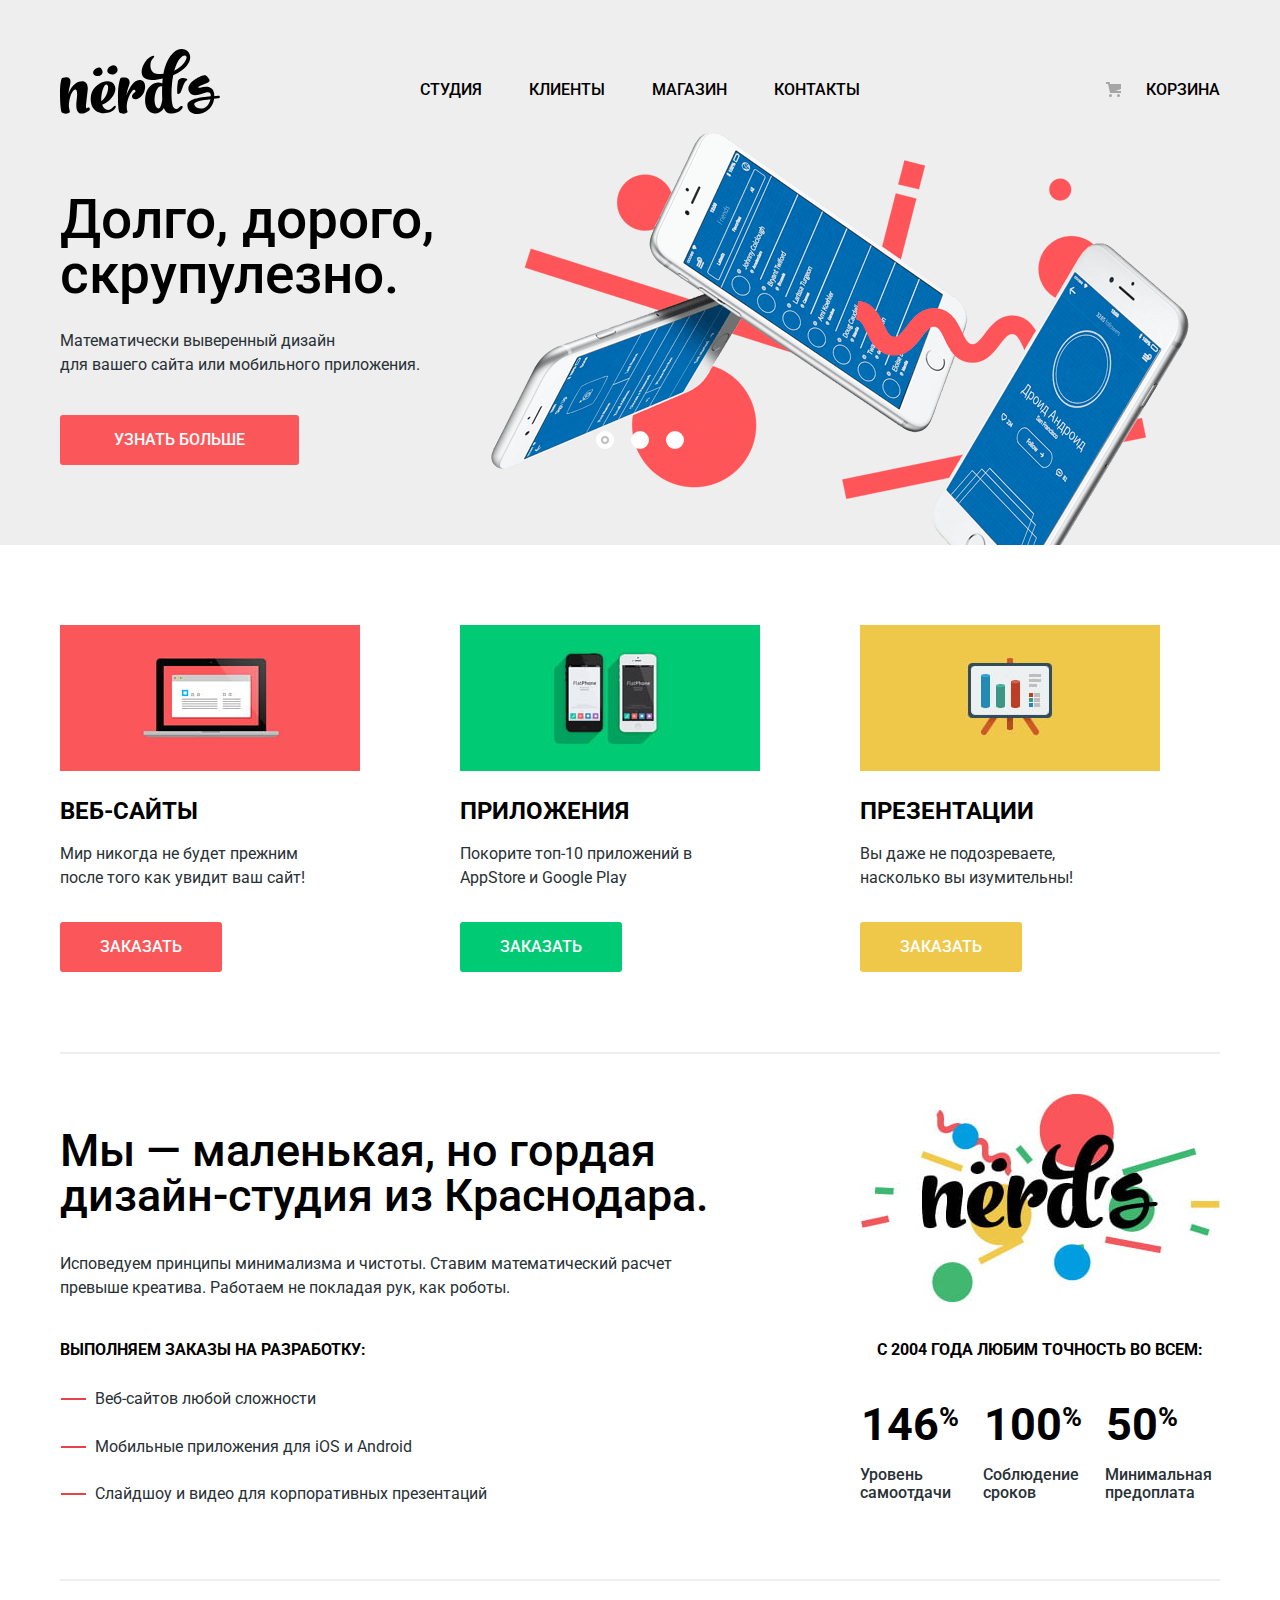
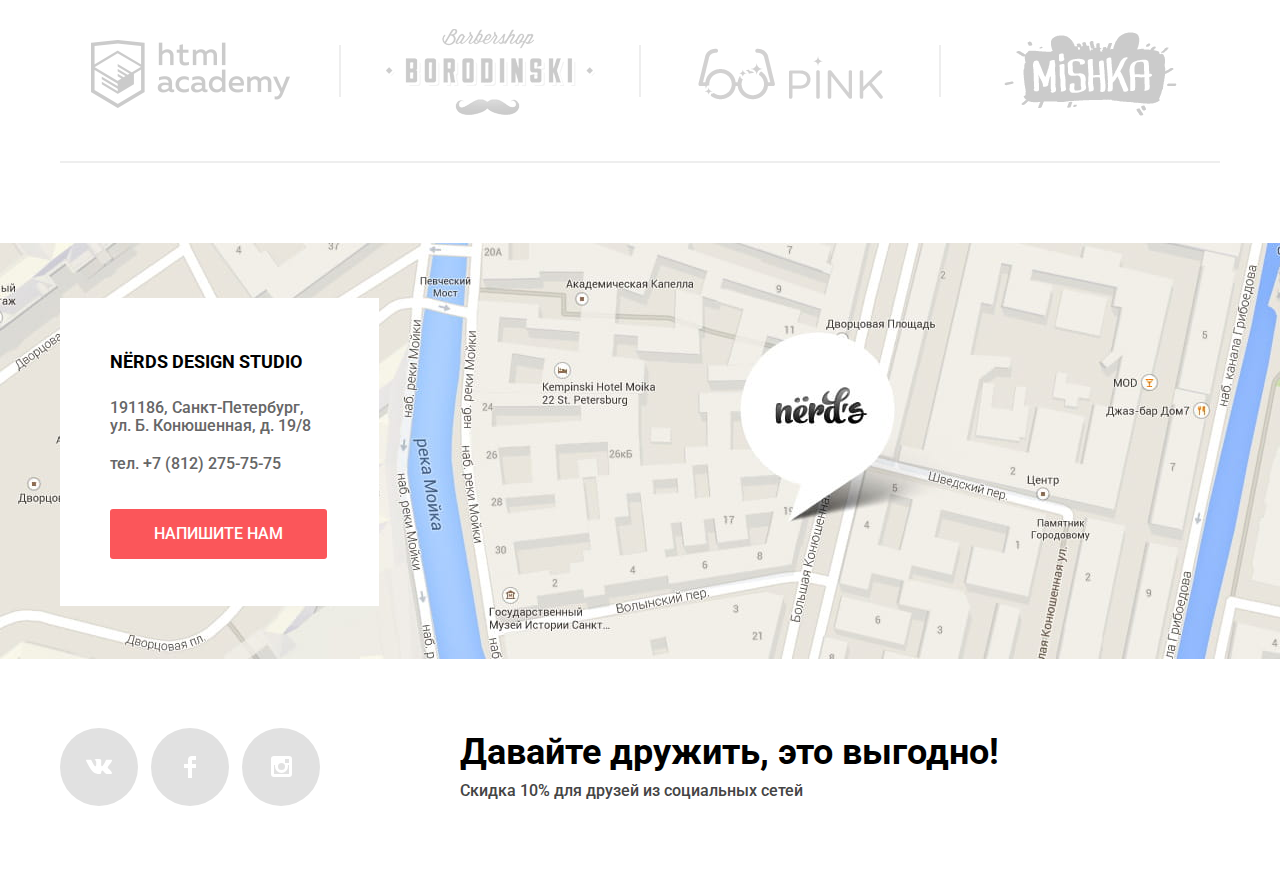
<file: index.html>
<!DOCTYPE html>
<html lang="ru">
  <head>
    <meta charset="utf-8">
    <title>Нёрдс демо-проект</title>
    <link href="https://fonts.googleapis.com/css?family=Roboto:400,500,700&amp;subset=cyrillic" rel="stylesheet">
    <link href="css/normalize.css" rel="stylesheet">
    <link href="css/style.css" rel="stylesheet">
  </head>
  <body>
    <header class="main-header">
      <div class="container">
        <nav class="main-navigation">
          <div class="logo">
            <img src="img/nerds-logo.svg" width="160" height="65" alt=" Логотип студии NERD`S">
          </div>
          <div class="navigation-wrapper">
            <ul class="site-navigation">
              <li><a href="studio.html">Студия</a></li>
              <li><a href="clients.html">Клиенты</a></li>
              <li><a href="catalog.html">Магазин</a></li>
              <li><a href="contacts.html">Контакты</a></li>
            </ul>
            <ul class="user-navigation">
              <li><a class="basket" href="#">Корзина</a></li>
            </ul>
          </div>
        </nav>
      </div>
    </header>
    <main class="main-content">
      <h1 class="visually-hidden">Сайт дизайн-студии NERDS</h1>
      <div class="slides">
        <div class="container slides-wrapper">
          <ul class="slides-switch">
            <li class="slides-switch-case ">
              <button class="slides-switch-button active-button" type="button"  onclick="sliderSwitchClickHandler(0)">Слайд №1</button>
            </li>
            <li class="slides-switch-case">
              <button class="slides-switch-button" type="button"  onclick="sliderSwitchClickHandler(1)" >Слайд №2</button>
            </li>
            <li class="slides-switch-case ">
              <button class="slides-switch-button" type="button"  onclick="sliderSwitchClickHandler(2)" >Слайд №3</button>
            </li>
          </ul>
          <ul class="slides-list">
            <li class="slides-list-item slide-mobilephone is-showed" id="slide--1" >
              <div class="slide-wrapper">
                <b>Долго, дорого,<br> скрупулезно.</b>
                <p>Математически выверенный дизайн<br> для вашего сайта или мобильного приложения.</p>
                <a class="button" href="#">Узнать больше</a>
              </div>
            </li>
            <li class="slides-list-item slide-monitor visually-hidden" id="slide--2" >
              <div class="slide-wrapper">
                <b>Любим математику как никто другой</b>
                <p>Никакого креактива, только математические формулы для расчета идеальных пропорций</p>
                <a class="button" href="#" tabindex="-1">Узнать больше</a>
              </div>
            </li>
            <li class="slides-list-item slide-tablet visually-hidden" id="slide--3" >
              <div class="slide-wrapper">
                <b>Только ночь,<br> только хардкор</b>
                <p>Работать днем, как все? Мы против этого.<br>Ближе к полуночи работа только начинается</p>
                <a class="button" href="#" tabindex="-1">Узнать больше</a>
              </div>
            </li>
          </ul>
        </div>
      </div>
      <div class="container">
        <section class="propositions">
          <h2 class="visually-hidden">Комерческие предложения</h2>
          <ul class="propositions-list">
            <li class="propositions-list-item">
              <img src="img/propositions-monitor.jpg" width="300" height="146" alt="Монитор">
              <h3>Веб-сайты</h3>
              <p>Мир никогда не будет прежним после того как увидит ваш сайт!</p>
              <a class="button" href="catalog.html" >Заказать</a>
            </li>
            <li class="propositions-list-item">
              <img src="img/propositions-mobile-phone.jpg" width="300" height="146" alt="Мобильный телефон">
              <h3>Приложения</h3>
              <p>Покорите топ-10 приложений в AppStore и Google Play</p>
              <a class="button button-green" href="catalog.html">Заказать</a>
            </li>
            <li class="propositions-list-item">
              <img src="img/propositions-board.jpg" width="300" height="146" alt="Доска для презентации">
              <h3>Презентации</h3>
              <p>Вы даже не подозреваете, насколько вы изумительны!</p>
              <a class="button button-yellow" href="catalog.html">Заказать</a>
            </li>
          </ul>
        </section>
        <div class="horizontal-bar"></div>
        <section class="about">
          <div class="about-wrapper">
            <b class="about-lead">Мы — маленькая, но гордая
                дизайн-студия из Краснодара. </b>
            <p>
              Исповедуем принципы минимализма и чистоты. Ставим математический расчет
              превыше креатива. Работаем не покладая рук, как роботы.
            </p>
            <h2>Выполняем заказы на разработку:</h2>
            <ul class="about-products-list">
              <li class="about-products-item">
                Веб-сайтов любой сложности
              </li>
              <li class="about-products-item">
                Мобильные приложения для iOS и Android
              </li>
              <li class="about-products-item">
                Слайдшоу и видео для корпоративных презентаций
              </li>
            </ul>
          </div>
          <div class="about-motto">
            <table class="motto-table">
              <tr class="motto-logo-row">
                <td colspan="3">
                  <img src="img/nerds-illustration.jpg" width="360" height="208" alt=" Логотип студии NERD`S">
                </td>
              </tr>
              <tr class="motto-description-row">
                <td colspan="3">
                  <b>С 2004 года любим точность во всем:</b>
                </td>
              </tr>
              <tr class="motto-percent-row">
                <td><b>146<sup>%</sup></b></td>
                <td><b>100<sup>%</sup></b></td>
                <td><b>50<sup>%</sup></b></td>
              </tr>
              <tr class="motto-measure-row">
                <td>Уровень самоотдачи</td>
                <td>Соблюдение сроков</td>
                <td>Минимальная предоплата</td>
              </tr>
            </table>
          </div>
        </section>
        <div class="horizontal-bar"></div>
        <section class="partners">
          <h2 class="visually-hidden">Наши партнеры</h2>
          <ul class="partners-list">
            <li class="partners-item partnert-separator">
              <a href="https://htmlacademy.ru/intensive/htmlcss">
                <img src="img/logo-html-academy.png" width="199" height="68" alt="HTML academy">
              </a>
            </li>
            <li class="partners-item partnert-separator">
              <a href="#">
                <img src="img/logo-borodinski.png" width="209" height="90" alt="Barbershop BORODINSKI">
              </a>
            </li>
            <li class="partners-item partnert-separator">
              <a href="#">
                <img src="img/logo-pink.png" width="185" height="52" alt="PINK">
              </a>
            </li>
            <li class="partners-item">
              <a href="#">
                <img src="img/logo-mishka.png" width="173" height="84" alt="MISHKA">
              </a>
            </li>
          </ul>
        </section>
        <div class="horizontal-bar"></div>
      </div>
    </main>
    <footer class="main-footer">
      <div class="footer-contacts">
        <div class="map-container" id="map"></div>
        <div class="container">
          <div class="address-box">
            <b class="footer-studio-name">NЁRDS DESIGN STUDIO</b>
            <p class="footer-studio-address">
              191186, Санкт-Петербург,<br>
              ул. Б. Конюшенная, д. 19/8
            </p>
            <p class="footer-studio-phone">
              тел. +7 (812) 275-75-75
            </p>
            <a class="button" id="write-to-us-button" href="writetous.html">Напишите нам</a>
          </div>
        </div>
      </div>
      <div class="container">
        <div class="social">
          <ul class="social-buttons">
            <li class="social-buttons-item social-vk"><a href="#">Вконтакте</a></li>
            <li class="social-buttons-item social-fb"><a href="#">Фейсбук</a></li>
            <li class="social-buttons-item social-insta"><a href="#">Инстаграм</a></li>
          </ul>
          <div class="social-invitation">
            <b class="social-invitation-text">Давайте дружить, это выгодно!</b>
            <p class="social-invitation-discount">Скидка 10% для друзей из социальных сетей</p>
          </div>
        </div>
      </div>
      <section class="write-to-us popap">
        <h2>Напишите нам</h2>
        <form class="write-to-us-form" method="POST" action="https://echo.htmlacademy.ru">
          <div class="form-fields-set">
            <div class="form-pair-wrapper">
              <p class="form-field-wrapper">
                <label for="field-name">Ваше имя:</label>
                <input class="form-field" type="text" id="field-name" name="name" placeholder="Имя Фамилия">
              </p>
              <p class="form-field-wrapper">
                <label for="field-email">Ваш e-mail:</label>
                <input class="form-field" type="email" id="field-email" name="email" placeholder="email@example.com">
              </p>
            </div>
            <p class="form-field-wrapper form-single-wrapper">
              <label for="field-message">Текст письма:</label>
              <textarea class="form-field" id="field-message" name="message" placeholder="В свободной форме"></textarea>
            </p>
          </div>
          <button class="button" type="submit">Отправить</button>
        </form>
        <a class="close-form-button" href="index.html">Закрыть</a>
      </section>
    </footer>
    <script src="https://api-maps.yandex.ru/2.1/?apikey=d2f669b1-7b5c-46b2-8a34-610f2bd8900a&lang=ru_RU"></script>
    <script src="js/features.min.js"></script>
  </body>
</html>
</file>
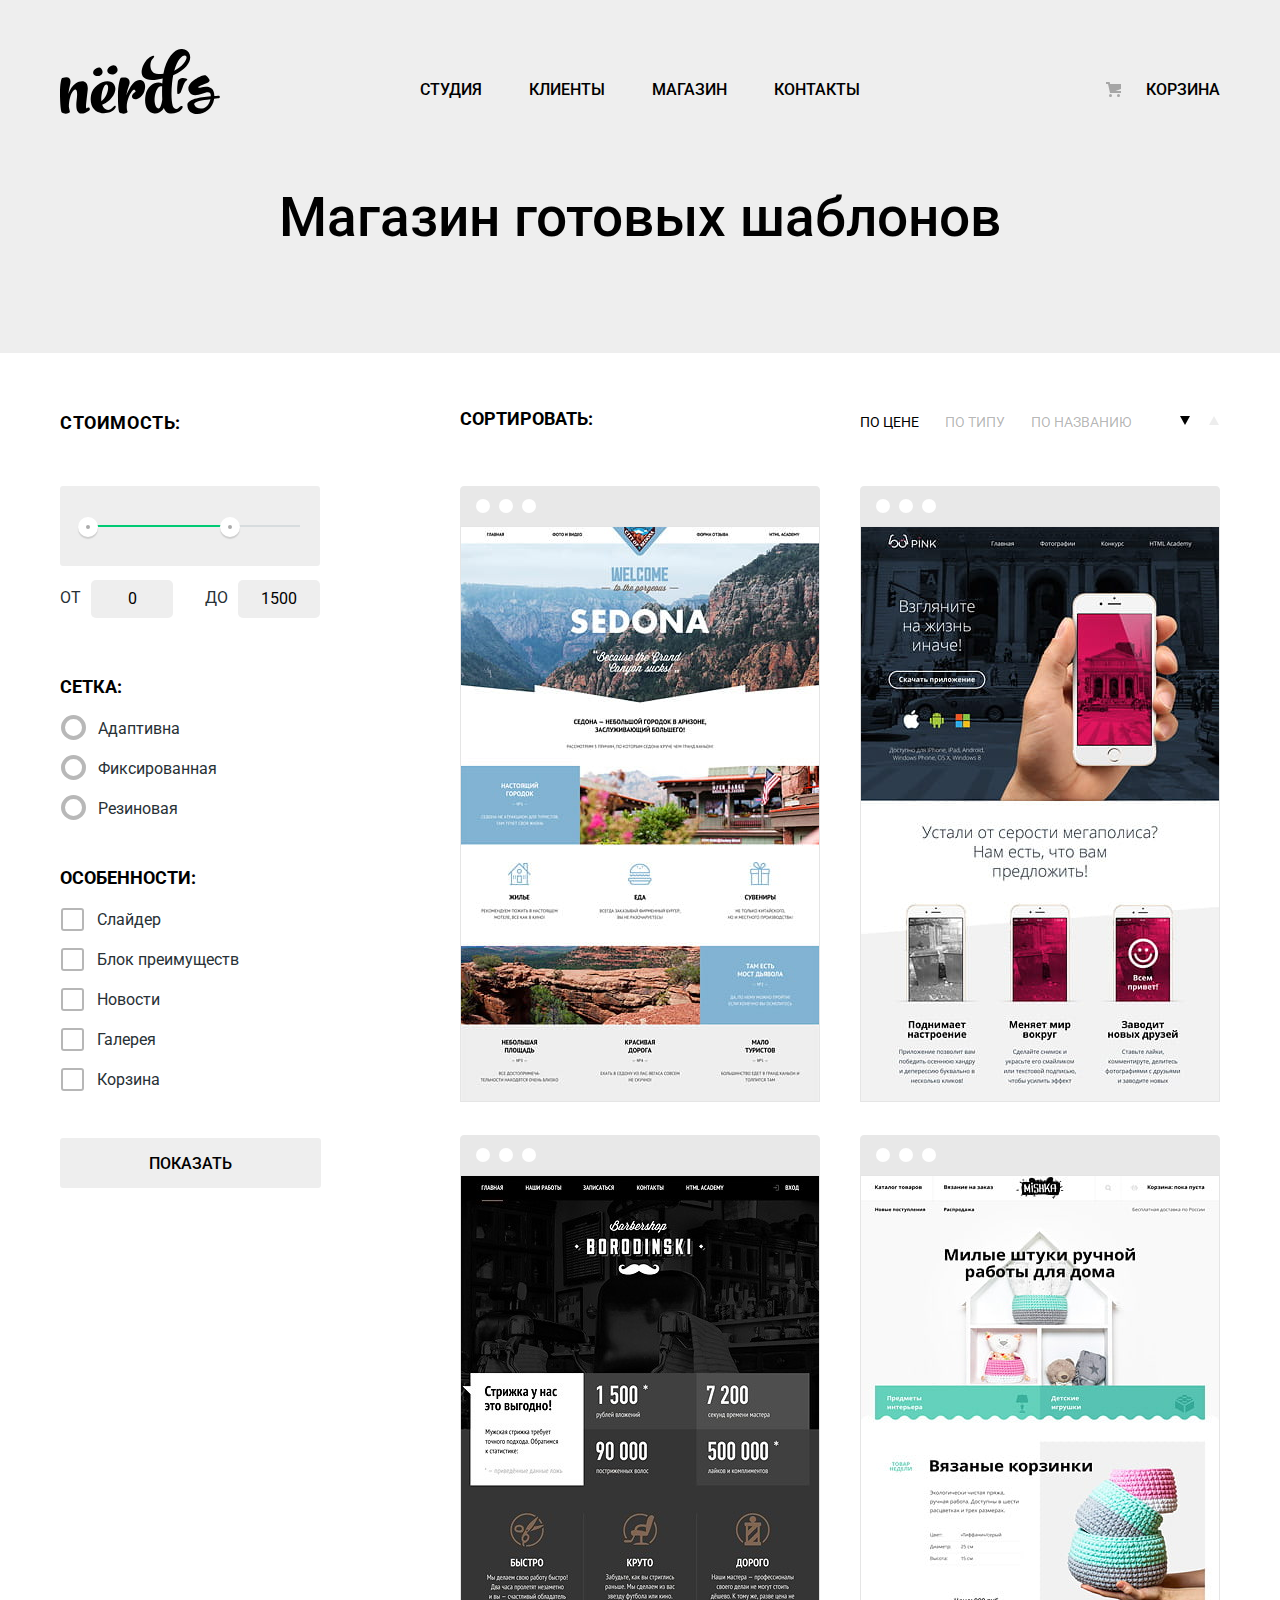
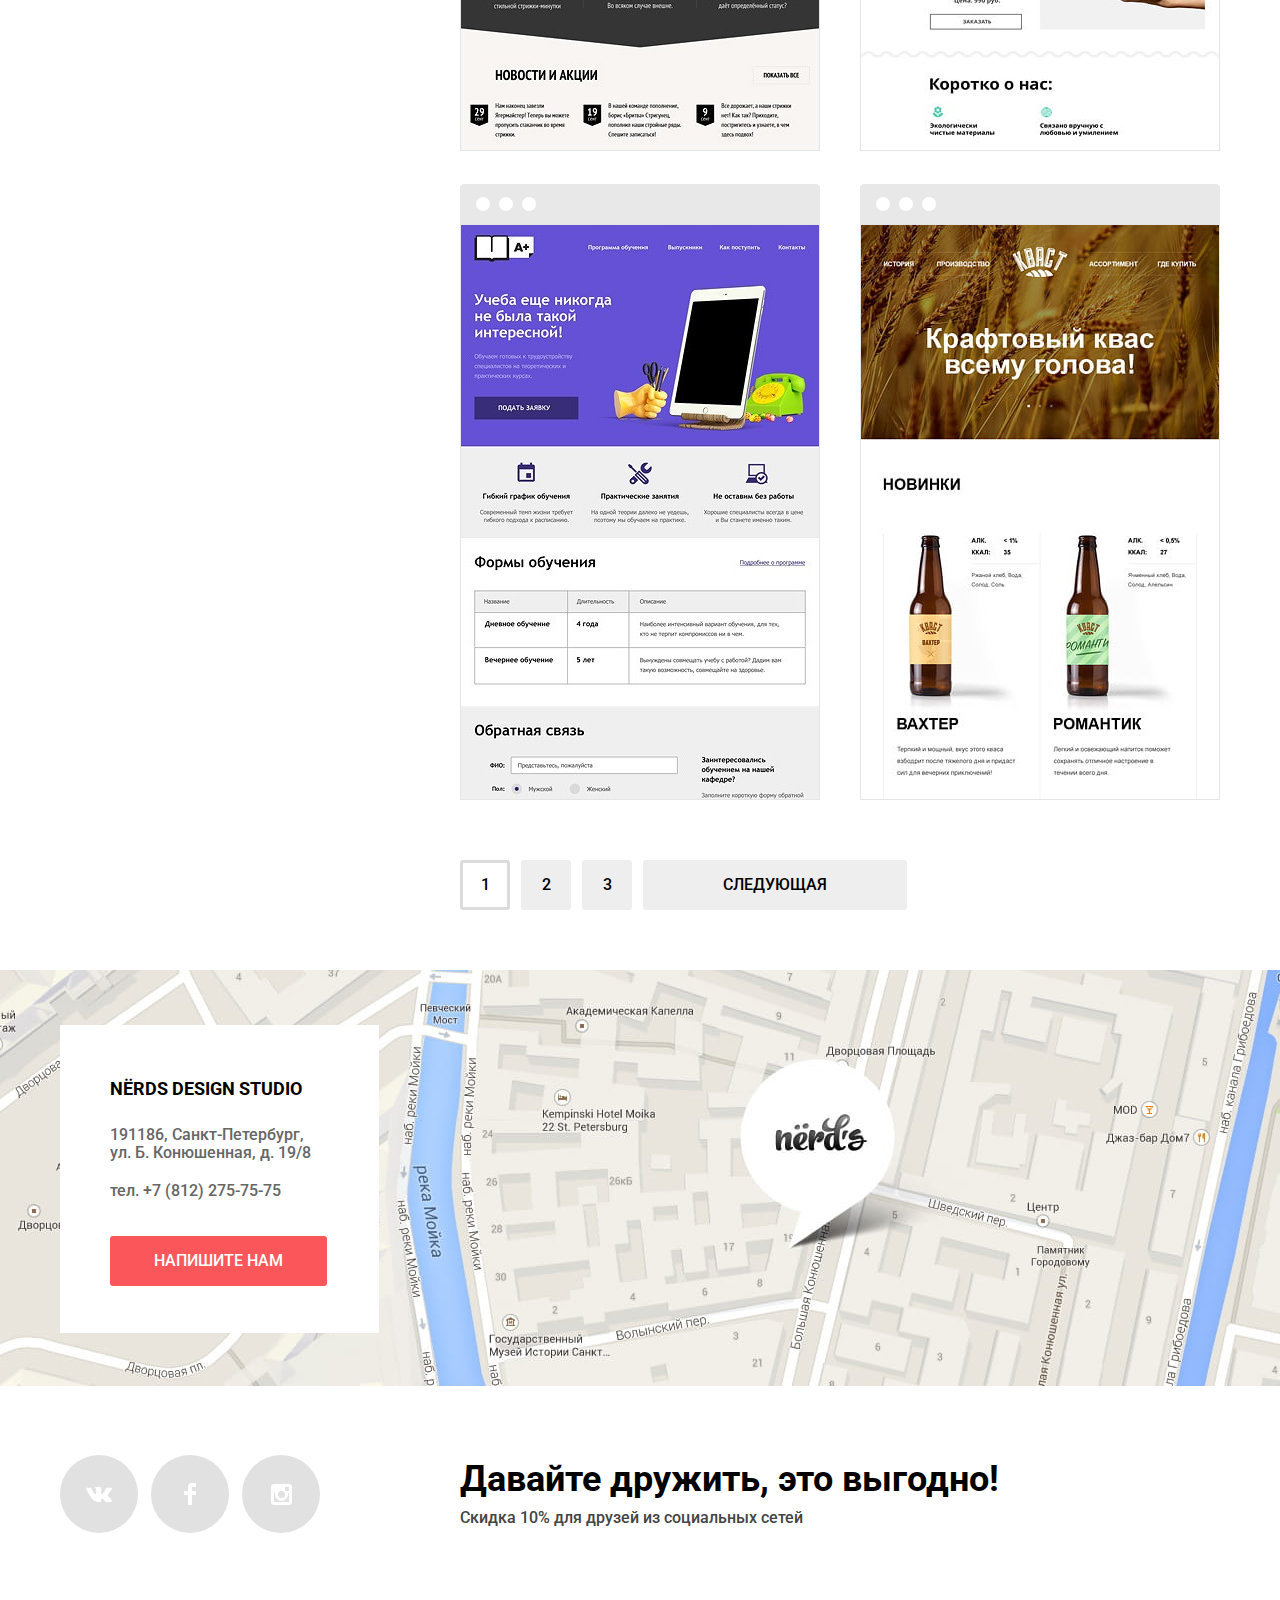
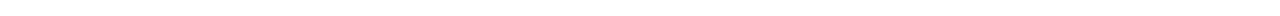
<file: catalog.html>
<!DOCTYPE html>
<html lang="ru">

  <head>
    <meta charset="utf-8">
    <title>Нёрдс демо проект</title>
    <link href="https://fonts.googleapis.com/css?family=Roboto:400,500,700&amp;subset=cyrillic" rel="stylesheet">
    <link href="css/normalize.css" rel="stylesheet">
    <link href="css/style.css" rel="stylesheet">
  </head>

  <body class="inner-page">

    <header class="main-header">
      <div class="container">
        <nav class="main-navigation">
          <a class="logo inner-page" href="index.html">
            <img src="img/nerds-logo.svg" width="160" height="65" alt=" Логотип студии NERD`S">
          </a>
          <div class="navigation-wrapper">
            <ul class="site-navigation">
              <li><a href="studio.html">Студия</a></li>
              <li><a href="clients.html">Клиенты</a></li>
              <li class="active-page"><a class="site-item-current" href="#">Магазин</a></li>
              <li><a href="contacts.html">Контакты</a></li>
            </ul>
            <ul class="user-navigation">
              <li><a class="basket" href="#">Корзина</a></li>
            </ul>
          </div>
        </nav>
      </div>
    </header>

    <main class="main-content">
      <div class="stretcher">
        <div class="container">
          <h1>Магазин готовых шаблонов</h1>
        </div>
      </div>
      <div class="catalog-wrapper container">
        <section class="filters">
          <h2 class="visually-hidden">Фильтр готовых шаблонов</h2>
          <form class="filter-form" method="GET" action="https://echo.htmlacademy.ru">
            <fieldset class="filter-price">
              <legend>Стоимость:</legend>
              <div class="range-controls">
                <div class="scale">
                  <div class="bar"></div>
                </div>
                <div class="toggle toggle-min"></div>
                <div class="toggle toggle-max"></div>
              </div>
              <div class="price-controls">
                <label class="filter-min-price">От<input type="text" name="min-price" value="0"></label>
                <label class="filter-max-price">До<input type="text" name="max-price" value="1500"></label>
              </div>
            </fieldset>
            <fieldset class="filter-grid">
              <legend>Сетка:</legend>
              <ul class="filter-grid-list">
                <li class="filter-grid-item">
                  <input class="visually-hidden grid-radio" type="radio" id="radio-adaptive" name="filter-grid-group" value="adaptive">
                  <label for="radio-adaptive">Адаптивна</label>
                </li>
                <li class="filter-grid-item">
                  <input class="visually-hidden grid-radio" type="radio" id="radio-fix" name="filter-grid-group" value="fix">
                  <label for="radio-fix">Фиксированная</label>
                </li>
                <li class="filter-grid-item">
                  <input class="visually-hidden grid-radio" type="radio" id="radio-rubber" name="filter-grid-group" value="rubber">
                  <label for="radio-rubber">Резиновая</label>
                </li>
              </ul>
            </fieldset>
            <fieldset class="filter-feature">
              <legend>Особенности:</legend>
              <ul class="filter-feature-list">
              <li class="filter-feature-item">
                <input class="visually-hidden feature-checkbox" type="checkbox" id="feature-slider" name="filter-feature-slider">
                <label for="feature-slider">Слайдер</label>
              </li>
              <li class="filter-feature-item">
                <input class="visually-hidden feature-checkbox" type="checkbox" id="feature-advantage" name="filter-feature-advantage">
                <label for="feature-advantage">Блок преимуществ</label>
              </li>
              <li class="filter-feature-item">
                <input class="visually-hidden feature-checkbox" type="checkbox" id="feature-news" name="filter-feature-news">
                <label for="feature-news">Новости</label>
              </li>
              <li class="filter-feature-item">
                <input class="visually-hidden feature-checkbox" type="checkbox" id="feature-gallery" name="filter-feature-gallery">
                <label for="feature-gallery">Галерея</label>
              </li>
              <li class="filter-feature-item">
                <input class="visually-hidden feature-checkbox" type="checkbox" id="feature-basket" name="filter-feature-basket">
                <label for="feature-basket">Корзина</label>
              </li>
              </ul>
            </fieldset>
            <button class="filter-button" type="submit">Показать</button>
          </form>
        </section>
        <div class="sorting-templates-container">
          <section class="sorting">
            <h2>Сортировать:</h2>
            <ul class="sorting-list">
              <li class="sorting-item active-sorting-item"><a>По цене</a></li>
              <li class="sorting-item"><a href="#">По типу</a></li>
              <li class="sorting-item"><a href="#">По названию</a></li>
              <li class="sorting-item increase-button active-sorting-item"><a>по возрастанию</a></li>
              <li class="sorting-item decrease-button"><a href="#">по убыванию</a></li>
            </ul>
          </section>
          <section class="templates">
            <h2 class="visually-hidden">Готовые шаблоны</h2>
            <ul class="templates-list">
            <li class="templates-item">
              <img src="img/img-sedona.jpg" width="360" height="576" alt="Изображение главной страницы сайта SEDONA">
              <div class="templates-item-hover">
                <a href="#"><h3>SEDONA</h3></a>
                <div class="templates-item-info">
                  <p>Иформационный сайт для туристов</p>
                  <a class="button" href="#">9 900 руб.</a>
                </div>
              </div>
            </li>
            <li class="templates-item">
              <img src="img/img-pink.jpg" width="360" height="576" alt="Изображение главной страницы сайта PINK">
              <div class="templates-item-hover">
                <a href="#"><h3>PINK</h3></a>
                <div class="templates-item-info">
                  <p>Продуктовый лендинг приложения для iOS и Android</p>
                  <a class="button" href="#">9 900 руб.</a>
                </div>
              </div>
            </li>
            <li class="templates-item">
              <img src="img/img-barbershop.jpg" width="360" height="576" alt="Изображение главной страницы сайта BORODINSKI">
              <div class="templates-item-hover">
                <a href="#"><h3>BARBERSHOP</h3></a>
                <div class="templates-item-info">
                  <p>Сайт салона красоты. Для музчин, да.</p>
                  <a class="button" href="#">9 900 руб.</a>
                </div>
              </div>
            </li>
            <li class="templates-item">
              <img src="img/img-mishka.jpg" width="360" height="576" alt="Изображение главной страницы сайта MISHKA">
              <div class="templates-item-hover">
                <a href="#"><h3>MISHKA</h3></a>
                  <div class="templates-item-info">
                  <p>Интернет магазин вязаных игрушек</p>
                  <a class="button" href="#">9 900 руб.</a>
                </div>
              </div>
            </li>
            <li class="templates-item">
              <img src="img/img-aplus.jpg" width="360" height="576" alt="Изображение главной страницы сайта A PLUS">
              <div class="templates-item-hover">
                <a href="#"><h3>A PLUS</h3></a>
                  <div class="templates-item-info">
                  <p>Лендинг курсов повышения квалификации</p>
                  <a class="button" href="#">9 900 руб.</a>
                </div>
              </div>
            </li>
            <li class="templates-item">
              <img src="img/img-kvast.jpg" width="360" height="576" alt="Изображение главной страницы сайта КВАСТ">
              <div class="templates-item-hover">
                <a href="#"><h3>КВАСТ</h3></a>
                  <div class="templates-item-info">
                  <p>Промо-сайт производителя крафтового кваса</p>
                  <a class="button" href="#">9 900 руб.</a>
                </div>
              </div>
            </li>
            </ul>
            <div class="pagination">
              <ul class="pagination-list">
                <li class="pagination-item pagination-current"><a>1</a></li>
                <li class="pagination-item"><a href="#">2</a></li>
                <li class="pagination-item"><a href="#">3</a></li>
                <li class="pagination-item pagination-next"><a href="#">Следующая</a></li>
              </ul>
            </div>
          </section>
        </div>
      </div>
    </main>


    <footer class="main-footer">
      <div class="footer-contacts">
        <div class="map-container" id="map"></div>
        <div class="container">
          <div class="address-box">
            <b class="footer-studio-name">NЁRDS DESIGN STUDIO</b>
            <p class="footer-studio-address">
              191186, Санкт-Петербург,<br>
              ул. Б. Конюшенная, д. 19/8
            </p>
            <p class="footer-studio-phone">
              тел. +7 (812) 275-75-75
            </p>
            <a class="button" id="write-to-us-button" href="writetous.html">Напишите нам</a>
          </div>
        </div>
      </div>
      <div class="container">
        <div class="social">
          <ul class="social-buttons">
            <li class="social-buttons-item social-vk"><a href="#">Вконтакте</a></li>
            <li class="social-buttons-item social-fb"><a href="#">Фейсбук</a></li>
            <li class="social-buttons-item social-insta"><a href="#">Инстаграм</a></li>
          </ul>
          <div class="social-invitation">
            <b class="social-invitation-text">Давайте дружить, это выгодно!</b>
            <p class="social-invitation-discount">Скидка 10% для друзей из социальных сетей</p>
          </div>

        </div>
      </div>
      <section class="write-to-us popap">
        <h2>Напишите нам</h2>
        <form class="write-to-us-form" method="POST" action="https://echo.htmlacademy.ru">
          <div class="form-fields-set">
            <div class="form-pair-wrapper">
              <p class="form-field-wrapper">
                <label for="field-name">Ваше имя:</label>
                <input class="form-field" type="text" id="field-name" name="name" placeholder="Имя Фамилия">
              </p>
              <p class="form-field-wrapper">
                <label for="field-email">Ваш e-mail:</label>
                <input class="form-field" type="email" id="field-email" name="email" placeholder="email@example.com">
              </p>
            </div>
            <p class="form-field-wrapper form-single-wrapper">
              <label for="field-message">Текст письма:</label>
              <textarea class="form-field" id="field-message" name="message" placeholder="В свободной форме"></textarea>
            </p>
          </div>
          <button class="button" type="submit">Отправить</button>
        </form>
        <a class="close-form-button" href="catalog.html">Закрыть</a>
      </section>
    </footer>

    <script src="https://api-maps.yandex.ru/2.1/?apikey=d2f669b1-7b5c-46b2-8a34-610f2bd8900a&lang=ru_RU"></script>
    <script src="js/features.min.js"></script>
  </body>

</html>
</file>
<file: css/style.css>
body {
  margin: 0;
  padding: 0;

  font-family: Roboto, Arial, sans-serif;
  font-size: 16px;
  font-weight: 400;
  line-height: 24px;
  color: #283136;

  background-color: #fff;
}

.visually-hidden {
  position: absolute;

  width: 1px;
  height: 1px;
  margin: -1px;
  border: 0;
  padding: 0;

  clip: rect(0 0 0 0);
  overflow: hidden;
}

a {
  text-decoration: none;
}

.main-header {
  width: 100%;
  margin: 0 ;
  padding: 0;
  background-color: #eeeeee;
}

.container {
  width: 1200px;
  margin: 0 auto;
  padding: 0 20px;
  -webkit-box-sizing: border-box;
          box-sizing: border-box;
}

/*.main-header-background {
  background-color: #eeeeee;
}*/

.main-navigation {
  display: -webkit-box;
  display: -ms-flexbox;*/
  display: flex;
  padding-top: 49px;
  padding-bottom: 1px;
  -webkit-box-pack: justify;
      -ms-flex-pack: justify;
          justify-content: space-between;

  font-weight: 500;
  font-size: 16px;
  line-height: 30px;
  color: #000000;
  text-transform: uppercase;
}

.navigation-wrapper {
  display: -webkit-box;
  display: -ms-flexbox;
  display: flex;
  width: 800px;
  padding-top: 10px;
  -webkit-box-pack: justify;
      -ms-flex-pack: justify;
          justify-content: space-between;
}

.site-navigation,
.user-navigation {
  list-style: none;
}

.site-navigation {
  display: -webkit-box;
  display: -ms-flexbox;
  display: flex;
  width: 500px;
  -webkit-box-pack: start;
      -ms-flex-pack: start;
          justify-content: flex-start;
  -ms-flex-wrap: wrap;
      flex-wrap: wrap;
  padding: 0;
}

.user-navigation {
  display: -webkit-box;
  display: -ms-flexbox;
  display: flex;
  width: 160px;
  padding: 0;
  -webkit-box-pack: end;
      -ms-flex-pack: end;
          justify-content: flex-end;
  -ms-flex-wrap: wrap;
      flex-wrap: wrap;
}

.site-navigation a,
.user-navigation a {
  color: #000000;
}

.site-navigation li,
.user-navigation li {
  padding-bottom: 3px;
}

.site-navigation li {
  margin-right: 47px;
}

.site-navigation a:hover,
.user-navigation a:hover,
.site-navigation a:focus,
.user-navigation a:focus {
  color: #fb565a
}

.site-navigation a:active,
.user-navigation a:active {
  color: rgba(0,0,0,0.3);
}

/*.active-page {
  border-bottom: 2px solid #fb565a;
}*/

.logo {
  position: relative;
  z-index: 5;
}

.logo.inner-page:active {
  opacity: 0.3;
}

.basket {
  position: relative;
  padding-left: 40px;
}

.basket::before {
  position: absolute;
  content: "";
  width: 15px;
  height: 15px;
  left: 0px;
  top: 2px;

  background-image: url("../img/cart-icon.svg");
  overflow: hidden;
}

.main-content {
  width: 100%;
  padding: 0;
  margin: 0 auto;
}

.button {
  display: inline-block;
  padding: 16px 40px 16px;

  font: inherit;
  font-size: 16px;
  font-weight: 500;
  line-height: 18px;
  text-transform: uppercase;
  color: #ffffff;
  text-align: center;
  vertical-align: middle;

  background-color: #fb565a;
  border: none;
  border-radius: 3px;
  cursor: pointer;
}

.button:hover,
.button:focus {
  background-color: #e74246;
  outline: none;
}

.button:active {
  color: rgba(255, 255, 255, 0.3);

  background-color: #d7373b;
  -webkit-box-shadow: inset 0 3px rgba(0,0,0,0.1);
          box-shadow: inset 0 3px rgba(0,0,0,0.1);
  outline: none;
}

.button-green {
  background-color: #00ca74;
}

.button-green:hover,
.button-green:focus {
  background-color: #00bc6c;
}

.button-green:active {
  background-color: #00aa62;
}

.button-yellow {
  background-color: #efc84a;
}

.button-yellow:hover,
.button-yellow:focus {
  background-color: #eab534;
}

.button-yellow:active {
  background-color: #e5a722;
}

.inner-page h1 {
  font-size: 55px;
  line-height: 55px;
  font-weight: 500;
  color: #000000;

  background-color: #eeeeee;
}

.slides {
  position: relative;
  margin-bottom: 80px;
  margin-top: -10px;

  background-color: #eeeeee;
}

.slides-wrapper {
  position: relative;
}

.slides-list {
  position: relative;
  margin: 0;
  padding: 0;
  width: 1160px;
  min-height: 430px;

  overflow: hidden;
  list-style: none;
}

.slides-list-item {
  position: relative;
  width: 1160px;
  min-height: 430px;

  right: -1160px;
  top: 0;
  opacity: 0;
}

.slides-list-item.is-showed {
  right: 0;
  opacity: 1;
}

.slides-list-item.visually-hidden {
  position: absolute;

  width: 1px;
  height: 1px;
  margin: -1px;
  border: 0;
  padding: 0;

  clip: rect(0 0 0 0);
  overflow: hidden;
}

.slides-list-item b {
  font-size: 55px;
  line-height: 55px;
  font-weight: 500;
  color: #000000;
}

.slide-wrapper b {
  display: block;
  padding-top: 77px;
  margin: 0;
}

.slide-wrapper p {
  padding-top: 27px;
  padding-right: 10px;
  margin: 0;
  margin-bottom: 38px;
}

.slide-wrapper {
  width: 519px;
  padding-bottom: 80px;
}

.slide-mobilephone {
  background-image: url("../img/slide-mobile-phone.png");
  background-repeat: no-repeat;
  background-position: 431px 17px;
}

.slide-monitor {
  background-image: url("../img/slide-monitor.png");
  background-repeat: no-repeat;
  background-position-x: 496px;
}

.slide-tablet {
  background-image: url("../img/slide-tablet.png");
  background-repeat: no-repeat;
  background-position: 401px 18px;
}

.slide-wrapper .button {
  padding-left: 54px;
  padding-right: 54px;
}

.slides-switch {
  display: -webkit-box;
  display: -ms-flexbox;
  display: flex;
  position: absolute;
  margin: 0;
  padding: 0;
  left: 556px;
  top: 308px;
  z-index: 5;

  list-style: none;
}

.slides-switch-case {
  margin-right: 17px;
}

.slides-switch-button {
  position: relative;
  margin: 0;
  padding: 0;
  width: 18px;
  height: 18px;

  font-size:0;

  background-color: #ffffff;
  border-radius: 50%;
  border: none;
}

.slides-switch-button.active-button::after {
  position: absolute;
  content: "";
  width: 4px;
  height: 4px;
  right: 5px;
  bottom: 5px;

  border: 2px solid #c1c1c1;
  background-color: transparent;
  border-radius: 50%;
}

.propositions {
  margin: 0;
  margin-bottom: 65px;
  padding: 0;
}

.propositions-list {
  display: -webkit-box;
  display: -ms-flexbox;
  display: flex;
  padding: 0;
  margin: 0;
  -ms-flex-wrap: wrap;
      flex-wrap: wrap;

  list-style: none;
}

.propositions-list-item {
  margin-right:  100px;
  margin-bottom: 15px;
}

.propositions-list-item:nth-of-type(3n) {
  margin-right: 0;
}

.propositions-list-item h3 {
  margin: 0;
  padding: 0;
  padding-top:18px;

  font-size: 24px;
  line-height: 30px;
  font-weight: 700;
  color: #000000;
  text-transform: uppercase;
}

.propositions-list-item p {
  width: 250px;
  margin-bottom: 32px;
  font-size: 16px;
  line-height: 24px;
}

.horizontal-bar {
  margin: 0;
  margin-bottom: 40px;
  padding: 0;

  border-top: 2px solid #eeeeee;
}

.about {
  display: -webkit-box;
  display: -ms-flexbox;
  display: flex;
  -webkit-box-pack: justify;
      -ms-flex-pack: justify;
          justify-content: space-between;
  margin-bottom: 49px;
}

.about-wrapper {
  width: 668px;
  padding-top: 34px;
}

.about-lead {
  display: block;
  padding: 0;
  margin: 0;
  margin-bottom: 34px;

  font-size: 45px;
  line-height: 45px;
  font-weight: 500;
  color: #000000;
}

.about-wrapper p {
  padding: 0;
  margin: 0;
  margin-bottom: 38px;
}

.about h2 {
  padding: 0;
  margin: 0;
  margin-bottom: 25px;

  font-size: 16px;
  line-height: 24px;
  font-weight: 700;
  color: #000000;
  text-transform: uppercase;
}

.about-products-list {
  padding: 0;
  margin: 0;

  list-style: none;
}

.about-products-item {
  position: relative;
  padding: 0;
  margin: 0;
  padding-left: 35px;
  margin-bottom: 23.5px;
}

.about-products-item::before {
  position: absolute;
  content: "";
  width: 25px;
  height: 2px;
  left: 1px;
  top: 11px;

  background-color: #e74246;
}

.about-motto {
  width: 360px;
}

.about-motto b {
  font-size: 16px;
  line-height: 24px;
  font-weight: 700;
  color: #000000;
}

.motto-table {
  border-collapse: collapse;
}

.motto-logo-row td {
  margin: 0;
  padding: 0;
}

.motto-description-row td {
  padding-top: 29px;

  text-transform: uppercase;
  text-align: center;
}

.motto-percent-row td {
  padding-top: 57px;
  padding-right: 20px;
}

.motto-percent-row b {
  font-size: 45px;
  line-height: 10.06px;
  font-weight: 700;
  color: #000000;
}

.motto-percent-row sup {
  font-size: 61%;
}

.motto-measure-row td {
  margin: 0;
  padding: 0;
  padding-top: 18px;

  font-size: 16px;
  line-height: 18px;
  font-weight: 500;
  color: #283136;
}
.partners {
  margin: 0;
  padding: 0;
}
.partners-list {
  display: -webkit-box;
  display: -ms-flexbox;
  display: flex;
  -webkit-box-pack: justify;
      -ms-flex-pack: justify;
          justify-content: space-between;
  -ms-flex-wrap: wrap;
      flex-wrap: wrap;
  margin: 0;
  padding: 5px 0 3px 0;
  margin-bottom: 24px;

  list-style: none;
}

.partners-item {
  position: relative;
  margin: 0;
  display: -webkit-box;
  display: -ms-flexbox;
  display: flex;
  -webkit-box-pack: center;
      -ms-flex-pack: center;
          justify-content: center;
  -webkit-box-align: center;
      -ms-flex-align: center;
          align-items: center;
  width: 260px;
  min-height: 108px;
  -webkit-box-sizing: border-box;
          box-sizing: border-box;
}

.partners-item a {
  display: block;
  opacity: 0.2;
  margin: 0;
  padding: 0;

  font-size: 0;
}

.partners-item a:hover,
.partners-item a:focus {
  opacity: 1;
}

.partners-item a:active {
  opacity: 0.1;
}

.partnert-separator::after {
  position: absolute;
  content: "";
  width: 2px;
  height: 52px;
  top: 19px;
  left: 279px;

  background-color: #eeeeee;
}

.main-footer {
  position: relative;
  width: 100%;
  padding: 0;
  margin: 80px auto 70px;
}

.footer-studio-name {
  font-size: 18px;
  line-height: 30px;
  font-weight: 700;
  color: #000000;

  background-color: #ffffff;
}

.footer-contacts {
  height: 416px;
  margin-bottom: 69px;

  background-image:url("../img/map-with-marker.jpg");
  background-repeat:no-repeat;
  background-origin: border-box;
  background-size: cover;
  background-position: 50% 50%;
}

.footer-contacts .container {
  position: relative;
}

.address-box {
  position: absolute;
  -webkit-box-sizing: border-box;
          box-sizing: border-box;
  z-index: 15;
  width: 319px;
  height: 308px;
  left: 20px;
  top: -361px;
  padding: 49px 49px 47px 50px;;

  background-color: #ffffff;
}

.footer-contacts p {
  font-size: 16px;
  line-height: 18px;
  font-weight: 500;
  color: #666666;
}

.footer-studio-address {
  margin: 22px 0 20px;
}

.footer-studio-phone {
  margin-bottom: 36px;
}

.address-box .button {
  padding: 16px 44px;
}

.social {
  display: -webkit-box;
  display: -ms-flexbox;
  display: flex;
}

.social-invitation {
  width:560px;
  margin: 0;
  margin-left: 127px;
  padding: 6px 6px 6px 0;
}



.social-invitation-text {
  font-size: 36px;
  line-height: 36px;
  font-weight: 700;
  color: #000000;
}

.social-invitation-discount {
  padding: 0;
  margin: 0;
  padding-top: 9px;

  font-size: 16px;
  line-height: 22px;
  font-weight: 500;
  color: #444444;
}

.social-buttons {
  display: -webkit-box;
  display: -ms-flexbox;
  display: flex;
  margin: 0;
  padding: 0;
  width: 273px;
  -webkit-box-pack: justify;
      -ms-flex-pack: justify;
          justify-content: flex-start;
  -ms-flex-wrap: wrap;
      flex-wrap: wrap;
  list-style: none;
}

.social-buttons-item {
  margin-right: 13px;
  margin-bottom: 13px;
}

.social-buttons-item a {
  position: relative;
  display: block;
  width: 78px;
  height: 78px;

  font-size: 0;
  line-height: 0;

  background-color: #e1e1e1;
  border-radius: 50%;
}

.social-buttons-item a:hover,
.social-buttons-item a:focus {
  background-color: #e74246;
}

.social-buttons-item a:active {
  background-color: #d7373b;
}

.social-buttons-item a:active::after {
  opacity: 0.3;
}

.social-vk a::after {
  content: "";
  display: block;
  width: 78px;
  height: 78px;

  background-image: url("../img/vk-icon.svg");
  background-repeat: no-repeat;
  background-position: 50% 50%;
}

.social-fb a::after {
  content: "";
  display: block;
  width: 78px;
  height: 78px;

  background-image: url("../img/fb-icon.svg");
  background-repeat: no-repeat;
  background-position: 50% 50%;
}

.social-insta a::after {
  content: "";
  display: block;
  width: 78px;
  height: 78px;

  background-image: url("../img/insta-icon.svg");
  background-repeat: no-repeat;
  background-position: 50% 50%;
}

.write-to-us {
  position: fixed;
  opacity: 0;
  -webkit-box-sizing: border-box;
          box-sizing: border-box;
  margin: 0 auto 50px;
  padding: 63px 100px 84px 98px;
  width: 960px;
  left: 50%;
  margin-left: -480px;
  top: 120px;
  z-index: 0;

  color: #283136;

  background-color: #ffffff;

  -webkit-box-shadow: 0 20px 60px 0 rgba(0,0,0,0.75);

          box-shadow: 0 20px 60px 0 rgba(0,0,0,0.75);
  -webkit-transform: scale(0);
      -ms-transform: scale(0);
          transform: scale(0);
}

@-webkit-keyframes modal-showed {
  0% {
    opacity: 0;
    -webkit-transform: scale(0);
            transform: scale(0);
    z-index: 0;
  }
  100% {
    opacity: 1;
    -webkit-transform: scale(1);
            transform: scale(1);
    z-index: 20;
  }
}

@keyframes modal-showed {
  0% {
    opacity: 0;
    -webkit-transform: scale(0);
            transform: scale(0);
    z-index: 0;
  }
  100% {
    opacity: 1;
    -webkit-transform: scale(1);
            transform: scale(1);
    z-index: 20;
  }
}

@-webkit-keyframes shake {
  0%, 100% {
    -webkit-transform: translateX(0);
            transform: translateX(0);

  }
  10%,30%,50%,70%,90% {
    -webkit-transform: translateX(-10px);
            transform: translateX(-10px);

  }
  20%, 40%, 60%, 80% {
    -webkit-transform: translateX(10px);
            transform: translateX(10px);

  }
}

@keyframes shake {
  0%, 100% {
    -webkit-transform: translateX(0);
            transform: translateX(0);

  }
  10%,30%,50%,70%,90% {
    -webkit-transform: translateX(-10px);
            transform: translateX(-10px);

  }
  20%, 40%, 60%, 80% {
    -webkit-transform: translateX(10px);
            transform: translateX(10px);

  }
}

.write-to-us.is-showed {
  opacity: 1;
  -webkit-transform: scale(1);
      -ms-transform: scale(1);
          transform: scale(1);
  z-index: 20;

  -webkit-animation-name: modal-showed;

          animation-name: modal-showed;
  -webkit-animation-duration: 0.9s;
          animation-duration: 0.9s;

}

.write-to-us.modal-error {
  -webkit-animation-name: shake;
          animation-name: shake;
  -webkit-animation-duration: 0.5s;
          animation-duration: 0.5s;
}

.form-fields-set {
  display: -webkit-box;
  display: -ms-flexbox;
  display: flex;
  -ms-flex-wrap: wrap;
      flex-wrap: wrap;
  margin-bottom: 38px;
}

.form-pair-wrapper {
  display: -webkit-box;
  display: -ms-flexbox;
  display: flex;
  -webkit-box-pack: justify;
      -ms-flex-pack: justify;
          justify-content: space-between;
  -webkit-box-flex: 1;
      -ms-flex-positive: 1;
          flex-grow: 1;
}

.write-to-us h2 {
  margin: 0;
  padding: 0;
  padding-top: 4px;
  padding-bottom: 16px;

  font-size: 45px;
  line-height: 45px;
  font-weight: 500;
  color: #000000;
}

.form-field-wrapper {
  display: -webkit-box;
  display: -ms-flexbox;
  display: flex;
  -webkit-box-orient: vertical;
  -webkit-box-direction: normal;
      -ms-flex-direction: column;
          flex-direction: column;

  min-width: 360px;
  margin: 0;
  margin-bottom: 9px;
  padding-top: 25px;
  padding-left: 2px;
}

.form-single-wrapper {
  -webkit-box-flex: 1;
      -ms-flex-positive: 1;
          flex-grow: 1;
}

.write-to-us-form label {
  margin-bottom: 9px;

  font-size: 16px;
  line-height: 18px;
  font-weight: 700;
  color: #000000;
}

.write-to-us-form input,
.write-to-us-form textarea {
  padding: 14px 13px;

  font: inherit;
  font-size: 16px;
  line-height: 18px;
  font-weight: 400;
  color: rgba(68,68,68,0.5);

  border-width: 2px;
  border-color: #d7dcde;
  border-style: solid;
  background-color: #ffffff;
  border-radius: 3px;
}

.write-to-us-form textarea {
  padding-top: 11px;
  min-height: 89px;
  resize: none;
}

.write-to-us-form input:hover,
.write-to-us-form textarea:hover {
  border-color: #b4b9bb
}

.write-to-us-form input:focus,
.write-to-us-form textarea:focus {
  color: rgba(68,68,68,1);
  border-color: #000000;
  outline: none;
}

.write-to-us-form input:invalid,
.write-to-us-form textarea:invalid {
  color: #e74246;

  border-color: #e74246;
}

.write-to-us-form input:-webkit-autofill {
  -webkit-text-fill-color: rgba(68,68,68,0.5);;
  -webkit-box-shadow:inset 0 0 0 1000px #fff;;
          box-shadow:inset 0 0 0 1000px #fff;

}

.write-to-us-form input:-webkit-autofill:focus {
  -webkit-text-fill-color: rgba(68,68,68,1);
  border-color: #000000
}

.write-to-us-form input:-webkit-autofill:invalid {
  -webkit-text-fill-color: #e74246;
  border-color: #e74246
}

.write-to-us-form .button {
  margin-left:2px;
  padding-left: 84px;
  padding-right: 84px;
}

.close-form-button {
  position: absolute;
  margin: 0;
  padding: 0;
  top: 78px;
  right: 90px;
  width: 21px;
  height: 21px;

  opacity: 0.3;

  font-size: 0;
  line-height: 0;
}

.close-form-button::before,
.close-form-button::after {
  position: absolute;
  content: "";
  left: 0;
  top: 0;
  width: 4px;
  height: 27px;

  background-color: #fb565a;
}

.close-form-button::before {
  left: 8.5px;
  top: -3px;

  -webkit-transform: rotate(-45deg);

      -ms-transform: rotate(-45deg);

          transform: rotate(-45deg);
}

.close-form-button::after {
  left: 8.5px;
  top: -3px;

  -webkit-transform: rotate(45deg);

      -ms-transform: rotate(45deg);

          transform: rotate(45deg);
}

.close-form-button:hover,
.close-form-button:focus {
  opacity: 1;
}

.close-form-button:active {
  opacity: 0.1;
}

.stretcher {
  width: 100%;
  margin: 0 auto;
  padding: 0;

  background-color:  #eeeeee;
}

.stretcher .container {
  margin-bottom: 57px;
  text-align: center;
  padding: 65px 0 108px;
}

.inner-page h1 {
  margin: 0;
}

.content-wrapper {
  display:-webkit-box;
  display:-ms-flexbox;
  display:flex;
  margin: 0;
  padding: 0 20px;
  -webkit-box-pack: justify;
      -ms-flex-pack: justify;
          justify-content: space-between;
}

.catalog-wrapper {
  display: -webkit-box;
  display: -ms-flexbox;
  display: flex;
  -webkit-box-pack: justify;
      -ms-flex-pack: justify;
          justify-content: space-between;
}

.filters {
  margin: 0;
  padding: 0;
  width: 260px;
}

.filter-form fieldset {
  padding: 0;
  margin: 0;
  margin-top: -2px;
  border: none;
}

.filter-form legend {
  font-size: 18px;
  line-height: 18px;
  font-weight: 700;
  color: #000000;
  text-transform: uppercase;
}

.filter-price legend {
  margin-bottom: 48px;

  line-height: 30px;
  letter-spacing: 0.6px;
}
.filter-form label {
  font-size: 16px;
  line-height: 20px;

}

.filter-price label {
  font-size: 16px;
  line-height: 22px;
  text-transform: uppercase;

}
.range-controls {
  position: relative;

  height: 41px;
  margin-bottom: 14px;
  padding-top: 39px;
  padding-right: 20px;
  padding-left: 20px;

  background-color: #eeeeee;

  border-radius: 3px;
}

.range-controls .scale {
  height: 2px;

  background: #d7dcde;
}

.range-controls .bar {
  width: 70%;
  height: 2px;

  background: #00ca74;
}

.range-controls .toggle {
  position: absolute;
  top: 31px;
  left: 0;

  width: 4px;
  height: 4px;
  padding: 0;

  border: 8px solid #ffffff;
  background-color: #ababab;
  -webkit-box-shadow: 0 2px 1px 0 #cfcfcf;
          box-shadow: 0 2px 1px 0 #cfcfcf;
  border-radius: 50%;
  cursor: pointer;
}

.range-controls .toggle-min {
  left: 18px;
}

.range-controls .toggle-max {
  left: 160px;
}

.price-controls {
  font-size: 0;
}

.price-controls label {
  display: inline-block;
  width: 50%;

  vertical-align: middle;

  font-size: 16px;
  text-transform: uppercase;
}

.filter-price input {
  width: 60px;
  padding: 8px 11px;
  margin-left: 10px;

  font: inherit;
  font-size: 16px;
  line-height: 22px;

  text-align: center;
  vertical-align: middle;

  background-color: #eeeeee;
  border: none;
  border-radius: 5px;
}

.filter-max-price {
  text-align: right;
}

fieldset.filter-price {
  margin-bottom: 62px;
}

.filter-grid-list {
  margin: 0;
  padding: 0;

  list-style: none;
}

.filter-grid-item {
  padding-top:5px;
  margin-bottom: 11px;
}

.filter-grid legend {
  margin-bottom: 16px;
}

.filter-grid-list label {
  position: relative;
  padding-left: 38px;

  color: rgba(40,49,54,1);
}

.grid-radio + label::before {
  position: absolute;
  content: "";
  height: 25px;
  width: 25px;
  left: 1px;
  top: -4px;
  border-radius: 50%;
  -webkit-box-sizing: border-box;
          box-sizing: border-box;
  border: 4px solid rgba(77,77,77,0.4);
}

.grid-radio:checked + label::after {
  position: absolute;
  content: "";
  height: 9px;
  width: 9px;
  left: 9px;
  top: 4px;
  border-radius: 50%;
  background: rgba(77,77,77,0.4);
}

.grid-radio + label:hover,
.grid-radio:focus+label {
  color: rgba(40,49,54,1);
}

.grid-radio + label:hover::before,
.grid-radio:focus+label::before {
  border: 4px solid rgba(77,77,77,1);
}

.grid-radio + label:hover::after,
.grid-radio:focus+label::after {
  background: rgba(77,77,77,1);
}

.grid-radio:disabled + label {
  color: rgba(40,49,54,0.1);
}

.grid-radio:disabled + label::before {
  border: 4px solid rgba(77,77,77,0.1);
}

.grid-radio:disabled + label::after {
  background: rgba(77,77,77,0.1);
}

fieldset.filter-grid {
  margin-bottom: 39px;
}

.filter-feature-list {
  margin: 0;
  padding: 0;
  list-style: none;
}

.filter-feature-item {
  padding-top: 5px;
  margin-bottom: 11px;
}

.filter-feature legend {
  margin-bottom: 16px;
}

.feature-checkbox + label {
  position: relative;
  padding-left: 37px;
  color: rgba(40,49,54,1);
}

.feature-checkbox + label::before {
  position: absolute;
  content: "";
  opacity: 0.4;
  width: 25px;
  height: 25px;
  left: 1px;
  top: -2px;

  background: url(../img/checkbox-off.svg) no-repeat;
  background-size: 23px 23px;
}

.feature-checkbox:checked + label::before {
  width: 26px;
  height: 25px;
  background: url(../img/checkbox-on.svg) no-repeat;
  background-size: 100% 100%;
}

.feature-checkbox + label:hover,
.feature-checkbox:focus + label {
  color: rgba(40,49,54,1);
}

.feature-checkbox + label:hover::before,
.feature-checkbox:focus + label::before,
.feature-checkbox:checked + label:hover::before,
.feature-checkbox:checked:focus + label::before {
  opacity: 1;
}

.feature-checkbox:disabled + label {
  color: rgba(40,49,54,0.1);
}

.feature-checkbox:disabled + label::before,
.feature-checkbox:checked:disabled + label::before {
  opacity: 0.1;
}

fieldset.filter-feature {
  margin-bottom: 35px;
}

.filter-button {
  padding: 17px 89px 15px;

  font:inherit;
  font-size: 16px;
  line-height: 18px;
  font-weight: 500;
  color: #000000;
  text-transform: uppercase;

  background-color: #eeeeee;
  border: none;
  border-radius: 3px;
}

.filter-button:hover,
.filter-button:focus {
  background-color:#dfdfdf;
  outline: none;
}

.filter-button:active {
  color: rgba(0,0,0,0.3);

  background-color: #d5d5d5;
  -webkit-box-shadow: inset 0 3px rgba(0,1,1,0.1);
          box-shadow: inset 0 3px rgba(0,1,1,0.1);
}

.sorting-templates-container {
  margin: 0;
  padding: 0;
  width: 760px;
}

.sorting {
  display: -webkit-box;
  display: -ms-flexbox;
  display: flex;
  margin: 0;
  margin-bottom: 50px;
  padding: 0;

  -webkit-box-pack: justify;

      -ms-flex-pack: justify;

          justify-content: space-between;
}

.sorting h2 {
  padding: 0;
  margin: 0;

  font-size: 18px;
  line-height: 18px;
  font-weight: 700;
  color: #000000;
  text-transform: uppercase;
}

.sorting a {
  font-size: 14px;
  line-height: 18px;
  color: rgba(0,0,0,0.3);
  text-transform: uppercase;
}


.sorting-list {
  display: -webkit-box;
  display: -ms-flexbox;
  display: flex;
  margin: 0;
  padding: 0;
  width: 360px;
  -webkit-box-pack: start;
      -ms-flex-pack: start;
          justify-content: flex-start;

  list-style: none;
}

.sorting-item {
  margin-right: 26px;
}

.sorting-item a:hover {
  color: rgba(0,0,0,0.6);
}


.sorting-item a:active,
.sorting-item a:focus {
  color: rgba(0,0,0,1);
}

.increase-button a,
.decrease-button a {
  position: relative;
  font-size: 0;
  width: 0;
  height: 0;
  padding: 0 2px;
}

.increase-button a::before,
.decrease-button a::before {
  position: absolute;
  content: "";
  width: 0;
  height: 0;
}

.increase-button a::before {
  left: 22px;
  top: -11px;

  border: 5.5px solid rgba(166,166,166,0.2);
  border-left-color: transparent;
  border-top-width: 9.5px;
  border-right-color: transparent;
  border-bottom: none;
}

.decrease-button a::before {
  left: 21px;
  top: -11px;

  border: 5.5px solid rgba(166,166,166,0.2);
  border-left-color: transparent;
  border-bottom-width: 9.5px;
  border-right-color: transparent;
  border-top: none;
}

.increase-button a:hover::before {
  border-top-color: #a6a6a6;
}

.decrease-button a:hover::before {
  border-bottom-color: #a6a6a6;
}

.increase-button a:active::before,
.increase-button a:focus::before {
  border-top-color: #000000;
}

.decrease-button a:active::before,
.decrease-button a:focus::before {
  border-bottom-color: #000000;
}

.active-sorting-item a {
  pointer-events: none;
  color: rgba(0,0,0,1);
}

.active-sorting-item.increase-button a::before {
  border-top-color: #000000;
}

.active-sorting-item.decrease-button a::before {
  border-bottom-color: #000000;
}

.templates-list {
  display: -webkit-box;
  display: -ms-flexbox;
  display: flex;
  margin: 0;
  margin-bottom: 27px;
  padding: 0;
  width: 760px;
  -webkit-box-pack: justify;
      -ms-flex-pack: justify;
          justify-content: space-between;
  -ms-flex-wrap: wrap;
      flex-wrap: wrap;

  list-style: none;
}

.templates-item {
  position: relative;
  -ms-flex-preferred-size: 360px;
      flex-basis: 360px;
  margin: 0;
  margin-bottom: 26px;
  padding: 0;

  overflow: hidden;
}

.templates-item::before {
  display: block;
  margin: 0;
  padding: 0;
  content: "";
  width: 360px;
  height: 40px;
  opacity: 0.12;
  background-image: url("../img/browser.svg");
}

.templates-item:hover::before {
  opacity: 1;
}

.templates-item img {
  -webkit-box-sizing: border-box;
          box-sizing: border-box;
  outline: 1px solid #e5e5e5;
  outline-offset: -1px;
}

.templates-item-hover {
  display: -webkit-box;
  display: -ms-flexbox;
  display: flex;
  position: absolute;
  opacity: 0;

  left: 0;
  bottom: 8px;
  width: 360px;
  min-height: 231px;
  -webkit-box-sizing: border-box;
          box-sizing: border-box;
  padding: 27px;

  -webkit-box-orient: vertical;

  -webkit-box-direction: normal;

      -ms-flex-direction: column;

          flex-direction: column;

  background-color: #eeeeee;
}

@-webkit-keyframes hover_show {
  0% {
    bottom: 180px;
    opacity: 0;
  }

  100% {
    bottom: 8px;
    opacity: 1;
  }
}

@keyframes hover_show {
  0% {
    bottom: 180px;
    opacity: 0;
  }

  100% {
    bottom: 8px;
    opacity: 1;
  }
}

.templates-item:hover .templates-item-hover {
  -webkit-animation-name: hover_show;
          animation-name: hover_show;
  -webkit-animation-duration: 0.9s;
          animation-duration: 0.9s;
  -webkit-animation-fill-mode: forwards;
          animation-fill-mode: forwards;
}

.hover-showed {
  -webkit-animation-name: hover_show;
          animation-name: hover_show;
  -webkit-animation-duration: 0.9s;
          animation-duration: 0.9s;
  -webkit-animation-fill-mode: forwards;
          animation-fill-mode: forwards;
}

.templates-item-hover h3 {
  margin: 0;
  padding: 0;
  margin-bottom: 17px;

  font-size: 18px;
  line-height: 30px;
  font-weight: 700;
  color: #000000;
  text-align: center;
  text-transform: uppercase;
}

.templates-item-info {
   padding: 0px 53px;
}

.templates-item-hover p {
  margin: 0;
  padding: 0;
  margin-bottom: 29px;

  font-size: 16px;
  line-height: 18px;
  color: #666666;
  text-align: center;
}

.templates-item-hover .button {
  padding: 16px 60px;
}

.templates-item-hover .button:active {
    color: rgba(255, 255, 255, 1);
}

.pagination-list {
  display: -webkit-box;
  display: -ms-flexbox;
  display: flex;
  margin: 0;
  padding: 0;
  -webkit-box-pack: start;
      -ms-flex-pack: start;
          justify-content: flex-start;
  -ms-flex-wrap: wrap;
      flex-wrap: wrap;

  list-style: none;
}

.pagination-item {
  margin: 0;
  margin-right: 11px;
  margin-bottom: 5px;
  padding: 0;
}

.pagination-item a {
  display: block;
  -webkit-box-sizing: border-box;
          box-sizing: border-box;
  width: 50px;
  padding: 16px 5px;
  font-size: 16px;
  line-height: 18px;
  font-weight: 500;
  color: #000000;
  text-align: center;

  background-color: #eeeeee;
  border: none;
  border-radius: 3px;
}

.pagination-item a:hover,
.pagination-item a:focus {
  background-color: #dfdfdf;
}

.pagination-item a:active {
  color: rgba(0,0,0,0.3);
  background-color: #d5d5d5;
  -webkit-box-shadow: inset 0 3px rgba(0,0,0,0.1);
          box-shadow: inset 0 3px rgba(0,0,0,0.1);
}

.pagination-item.pagination-current a {
  width: 50px;
  padding: 13px 0;

  background-color: transparent;
  border: 3px solid #dbdbdb;

  pointer-events: none;
}

.pagination-item.pagination-next a {
  width: auto;
  padding: 16px 80px;

  text-transform: uppercase;
}

.inner-page footer {
  margin-top: 55px;
}

.map-container {
  min-width: 1200px;
  width:100%;
  height: 416px
}
</file>
